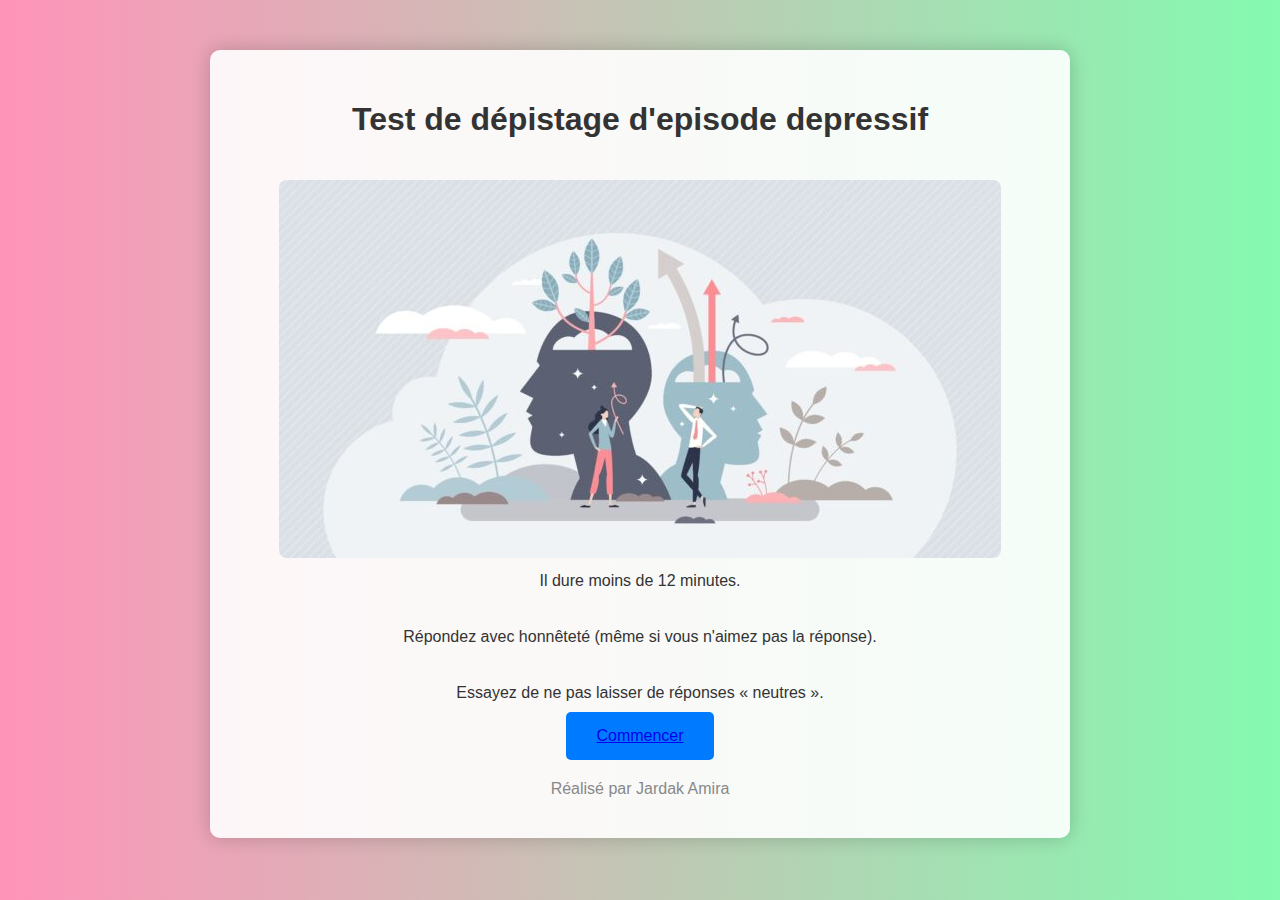
<file: index.html>
<!DOCTYPE html>
<html lang="en">
<head>
  <meta charset="UTF-8">
  <meta name="viewport" content="width=device-width, initial-scale=1.0">
  <link rel="stylesheet" href="style.css">
  <title>Index</title>
</head>
<body>
  <div class="container">
    <h1>Test de dépistage d'episode depressif </h1>
    <img src="test.jpeg" alt="Description de l'image">
    <p>Il dure moins de 12 minutes.</p><br>
    <p>Répondez avec honnêteté (même si vous n'aimez pas la réponse).</p><br>
    <p>Essayez de ne pas laisser de réponses « neutres ».</p>
    </aside>
    <button><a href="formulaire.html">Commencer</a></button>
    <p class="text">Réalisé par Jardak Amira</p>
  </div>
</body>
</html>
</file>
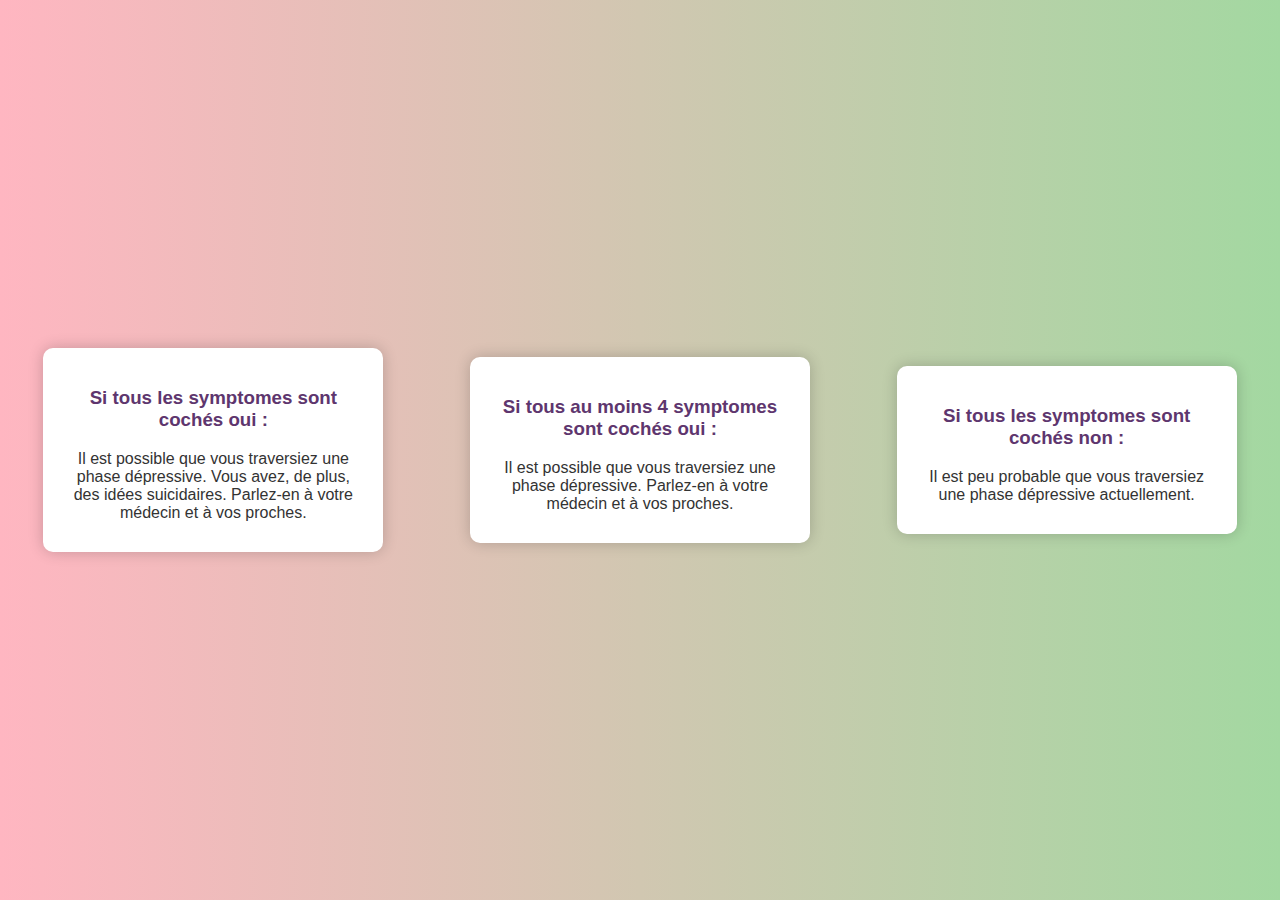
<file: résultat.html>
<!DOCTYPE html>
<html lang="fr">
<head>
    <meta charset="UTF-8">
    <meta name="viewport" content="width=device-width, initial-scale=1.0">
    <link rel="stylesheet" href="style.css">
    <title>Résultat du Quiz</title>
</head>
<body>
    <div class="result-container">
        <div class="result-box">
            <h3>Si tous les symptomes sont cochés oui :</h3>
            <p>Il est possible que vous traversiez une phase dépressive. Vous avez, de plus, des idées suicidaires. 
                Parlez-en à votre médecin et à vos proches.</p>
        </div>
        <div class="result-box">
            <h3>Si tous au moins 4 symptomes sont cochés oui :</h3>
            <p>Il est possible que vous traversiez une phase dépressive. Parlez-en à votre médecin et à vos proches.</p>
        </div>
        <div class="result-box">
            <h3>Si tous les symptomes sont cochés non :</h3>
            <p>Il est peu probable que vous traversiez une phase dépressive actuellement.</p>
        </div>
    </div>
</body>
</html>
</file>
<file: style.css>
/* index.html */
  body {
    font-family: 'Arial', sans-serif;
    margin: 0;
    padding: 0;
    background-color: #f4f4f4;
}

.container {
    max-width: 800px;
    margin: 50px auto;
    padding: 20px;
    background-color: #ffffff;
    border-radius: 10px;
    box-shadow: 0 0 15px rgba(0, 0, 0, 0.2);
    text-align: center;
}

h1 {
    color: #5e366e;
}

img {
    max-width: 100%;
    height: auto;
    border-radius: 8px;
    margin-top: 20px;
}

p {
    color: #333;
    margin: 10px 0;
}

button {
    background-color: #007bff;
    color: white;
    border: none;
    border-radius: 5px;
    padding: 15px 30px;
    font-size: 16px;
    cursor: pointer;
    text-decoration: none;
    transition: background-color 0.3s ease;
}

button:hover {
    background-color: #0056b3;
}

.text {
    color: #888;
    margin-top: 20px;
}  
/*formulaire.html*/
body {
  font-family: 'Arial', sans-serif;
  margin: 0;
  padding: 0;
  background-color: #f4f4f4;
}

.form-container {
  max-width: 500px;
  margin: 50px auto;
  padding: 20px;
  background-color: #fff;
  border-radius: 10px;
  box-shadow: 0 0 10px rgba(0, 0, 0, 0.1);
}

h1 {
  text-align: center;
  color: #333;
}

form {
  display: grid;
  grid-gap: 15px;
}

label {
  font-weight: bold;
  color: #333;
}

input,
textarea,
select {
  width: 100%;
  padding: 10px;
  margin-top: 5px;
  margin-bottom: 10px;
  border: 1px solid #ccc;
  border-radius: 5px;
  box-sizing: border-box;
}

input[type="submit"] {
    background-color: #ff7e5f;
    color: #fff;
    border: none;
    border-radius: 5px;
    text-decoration: none;
    padding: 15px;
    cursor: pointer;
    font-size: 16px;
    transition: background-color 0.3s ease;
  
}

input[type="submit"]:hover {
  background-color: #ff5c7d;
}
/*quizz.html*/
  body {
    font-family: 'Roboto', sans-serif; 
    margin: 0;
    padding: 0;
    background: linear-gradient(to right, #ff94b9, #84fab0); 
    color: #333;
}

.container {
    max-width: 800px;
    margin: 50px auto;
    padding: 30px;
    background: rgba(255, 255, 255, 0.9); 
    border-radius: 10px;
    box-shadow: 0 0 20px rgba(0, 0, 0, 0.2);
}

h4 {
    text-align: center;
    color: #5e366e; 
    font-size: 2.5em;
}

table {
    width: 100%;
    margin-top: 20px;
    border-collapse: separate;
    border-spacing: 0 8px; 
}

td, th {
    padding: 15px;
    border: 2px solid #5e366e;
    text-align: left;
}

tr:hover {
    background-color: rgba(255, 148, 185, 0.3); 
}

input[type="radio"] {
    margin-right: 8px;
}

.rq {
    color: #777;
    margin-top: 20px;
}

#b3 {
    display: inline-block;
    margin-top: 30px;
    padding: 15px 25px;
    background: linear-gradient(to right, #ff7e5f, #feb47b); 
    color: #fff;
    border: none;
    border-radius: 25px;
    cursor: pointer;
    transition: background 0.3s ease;
    text-decoration: none;
}

#b3:hover {
    background: linear-gradient(to right, #ff5c7d, #ffb997); 
}

/*resultat.html*/
body {
  font-family: 'Arial', sans-serif;
  margin: 0;
  padding: 0;
  background-color: #f5eaea; 
}

.result-container {
  display: flex;
  justify-content: space-around;
  align-items: center;
  height: 100vh;
  background: linear-gradient(to right, #ffb6c1, #a3d8a1); 
}

.result-box {
  width: 300px;
  padding: 20px;
  background-color: #ffffff;
  border-radius: 10px;
  box-shadow: 0 0 15px rgba(0, 0, 0, 0.2);
  text-align: center;
}

h3 {
  color: #5e366e; 
}

p {
  color: #333;
}
</file>
